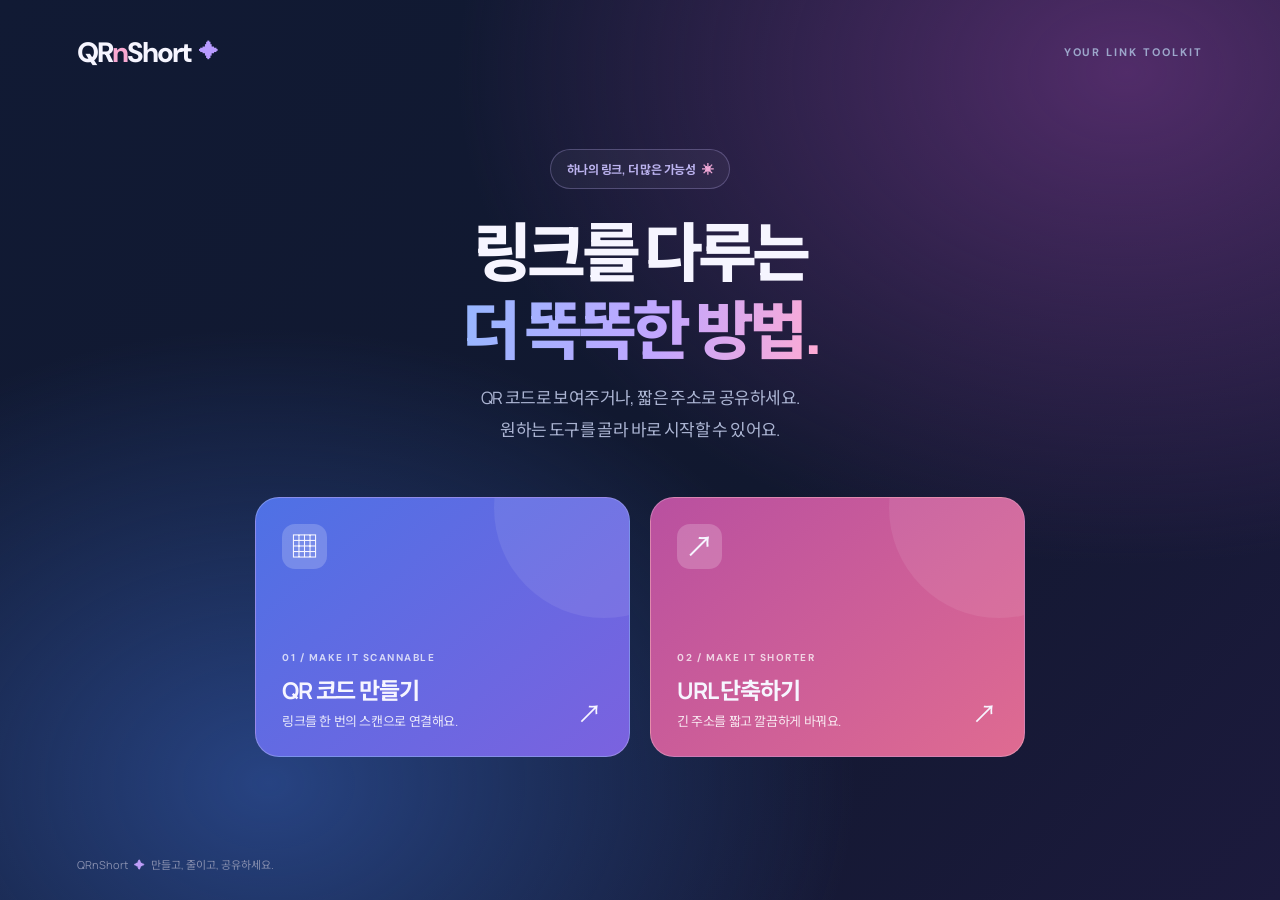
<file: index.html>
<!doctype html>
<html lang="ko">
  <head>
    <meta charset="UTF-8" />
    <meta name="viewport" content="width=device-width, initial-scale=1.0" />
    <meta name="theme-color" content="#10182f" />
    <meta name="description" content="한곳에서 QR 코드를 만들고 URL을 단축하세요." />
    <title>QRnShort — 링크를 더 간편하게</title>
    <link rel="stylesheet" href="style.css" />
  </head>
  <body>
    <div class="site-wrap">
      <header class="site-header">
        <a class="brand" href="./" aria-label="QRnShort 홈">QR<span>n</span>Short <i aria-hidden="true">✦</i></a>
        <span class="header-note">YOUR LINK TOOLKIT</span>
      </header>
      <main class="home">
        <div class="eyebrow">하나의 링크, 더 많은 가능성 <span aria-hidden="true">✳</span></div>
        <h1>링크를 다루는<br /><em>더 똑똑한 방법.</em></h1>
        <p class="lead">QR 코드로 보여주거나, 짧은 주소로 공유하세요.<br />원하는 도구를 골라 바로 시작할 수 있어요.</p>

        <div class="tool-grid" aria-label="도구 선택">
          <a class="tool-card qr-card" href="url2qr/index.html">
            <span class="tool-icon" aria-hidden="true">▦</span>
            <span class="tool-number">01 / MAKE IT SCANNABLE</span>
            <strong>QR 코드 만들기</strong>
            <span class="tool-description">링크를 한 번의 스캔으로 연결해요.</span>
            <span class="tool-arrow" aria-hidden="true">↗</span>
          </a>
          <a class="tool-card short-card" href="urlShort/index.html">
            <span class="tool-icon" aria-hidden="true">↗</span>
            <span class="tool-number">02 / MAKE IT SHORTER</span>
            <strong>URL 단축하기</strong>
            <span class="tool-description">긴 주소를 짧고 깔끔하게 바꿔요.</span>
            <span class="tool-arrow" aria-hidden="true">↗</span>
          </a>
        </div>
      </main>
      <footer>QRnShort <span aria-hidden="true">✦</span> 만들고, 줄이고, 공유하세요.</footer>
    </div>
  </body>
</html>
</file>
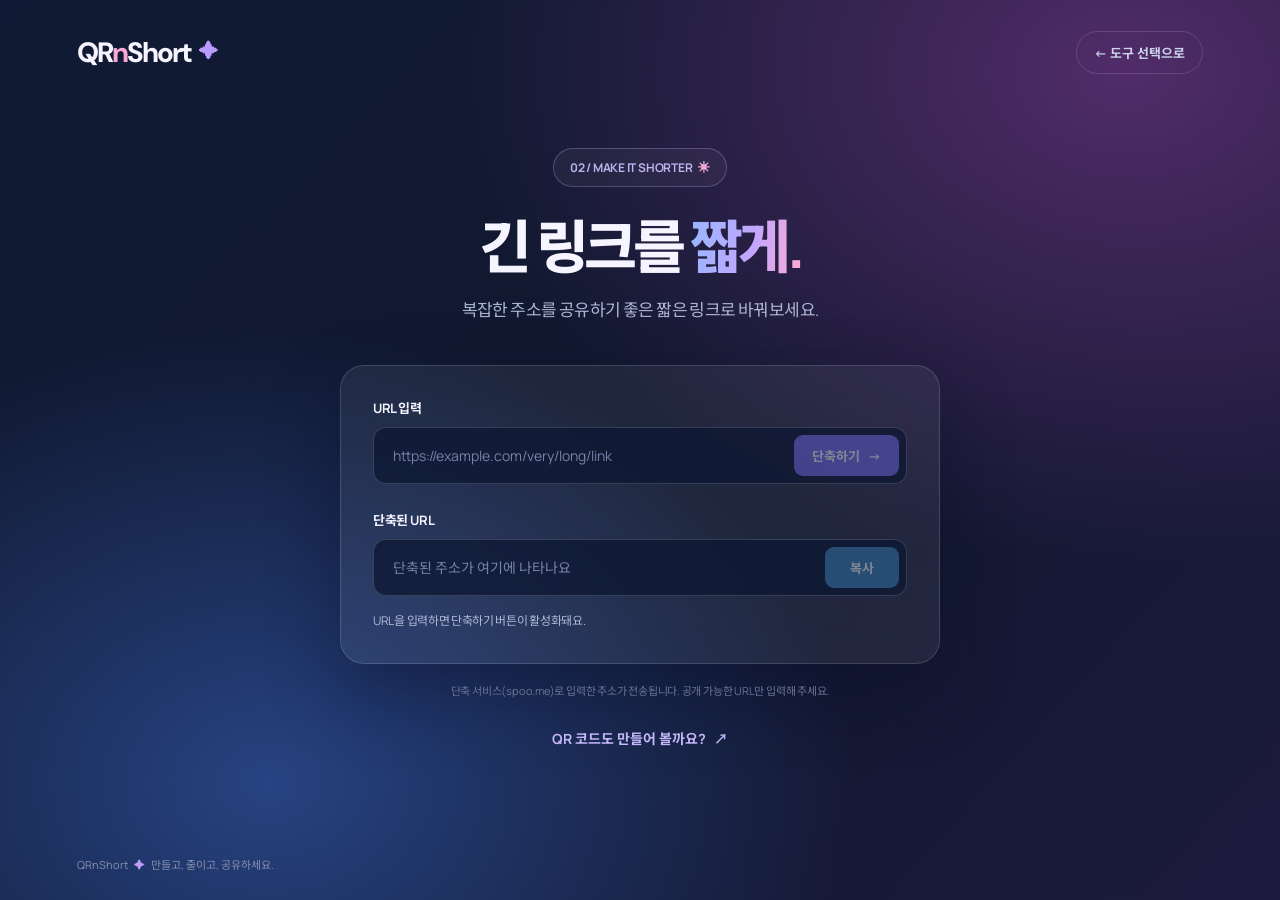
<file: urlShort/index.html>
<!doctype html>
<html lang="ko">
  <head>
    <meta charset="UTF-8" />
    <meta name="viewport" content="width=device-width, initial-scale=1.0" />
    <meta name="theme-color" content="#10182f" />
    <meta name="description" content="긴 URL을 짧은 주소로 바꾸고 복사하세요." />
    <title>URL 단축하기 — QRnShort</title>
    <link rel="stylesheet" href="../style.css" />
    <script src="script.js" defer></script>
  </head>
  <body>
    <div class="site-wrap">
      <header class="site-header">
        <a class="brand" href="../index.html" aria-label="QRnShort 홈">QR<span>n</span>Short <i aria-hidden="true">✦</i></a>
        <a class="back-link" href="../index.html">← 도구 선택으로</a>
      </header>
      <main class="shortener">
        <div class="eyebrow">02 / MAKE IT SHORTER <span aria-hidden="true">✳</span></div>
        <h1>긴 링크를 <em>짧게.</em></h1>
        <p class="lead">복잡한 주소를 공유하기 좋은 짧은 링크로 바꿔보세요.</p>

        <section class="shortener-card" aria-label="URL 단축 도구">
          <form id="short-form" novalidate>
            <label for="long-url">URL 입력</label>
            <div class="input-row">
              <input id="long-url" type="text" inputmode="url" autocomplete="url" autocapitalize="off" spellcheck="false" placeholder="https://example.com/very/long/link" aria-describedby="feedback" />
              <button id="shorten" type="submit" disabled>단축하기 <span aria-hidden="true">→</span></button>
            </div>
          </form>
          <div class="output-area">
            <label for="short-url">단축된 URL</label>
            <div class="input-row output-row">
              <input id="short-url" type="text" placeholder="단축된 주소가 여기에 나타나요" readonly />
              <button id="copy" type="button" disabled>복사</button>
            </div>
          </div>
          <p id="feedback" class="feedback" role="status" aria-live="polite">URL을 입력하면 단축하기 버튼이 활성화돼요.</p>
        </section>

        <p class="privacy-note">단축 서비스(spoo.me)로 입력한 주소가 전송됩니다. 공개 가능한 URL만 입력해 주세요.</p>
        <a class="other-tool" href="../url2qr/index.html">QR 코드도 만들어 볼까요? <span aria-hidden="true">↗</span></a>
      </main>
      <footer>QRnShort <span aria-hidden="true">✦</span> 만들고, 줄이고, 공유하세요.</footer>
    </div>
  </body>
</html>
</file>
<file: style.css>
@import url('https://fonts.googleapis.com/css2?family=DM+Sans:wght@500;600;700;800&family=Manrope:wght@400;500;600;700;800&family=Noto+Sans+KR:wght@400;500;600;700;800&display=swap');

:root { font-family: 'Manrope', 'Noto Sans KR', sans-serif; color: #f6f5ff; background: #10182f; }
* { box-sizing: border-box; }
body {
  min-width: 320px;
  min-height: 100svh;
  margin: 0;
  background: radial-gradient(ellipse at 21% 87%, #274382 0, transparent 41%),
    radial-gradient(ellipse at 88% 8%, #512c69 0, transparent 42%),
    linear-gradient(132deg, #111a34, #11182f 58%, #1c1a3d);
}
body::before { content: ''; position: fixed; inset: 0; pointer-events: none; opacity: .25; background-image: radial-gradient(#ffffff55 .7px, transparent .7px); background-size: 22px 22px; }
.site-wrap { position: relative; display: flex; flex-direction: column; min-height: 100svh; max-width: 1280px; margin: auto; padding: 0 clamp(24px, 6vw, 88px); }
.site-header { display: flex; justify-content: space-between; align-items: center; min-height: 104px; }
a { color: inherit; text-decoration: none; }
a:focus-visible, button:focus-visible, input:focus-visible { outline: 3px solid #8db2ff; outline-offset: 4px; }
.brand { font-family: 'DM Sans', sans-serif; font-size: 28px; font-weight: 800; letter-spacing: -.07em; }
.brand span { color: #f9a9d2; }
.brand i { margin-left: 4px; color: #b99bff; font-size: 19px; font-style: normal; vertical-align: 4px; }
.header-note { color: #9da7cb; font-family: 'DM Sans', sans-serif; font-size: 11px; font-weight: 700; letter-spacing: .18em; }
.back-link { padding: 11px 17px; border: 1px solid #ffffff24; border-radius: 30px; color: #cbd2ea; font-size: 13px; font-weight: 700; transition: background .2s; }
.back-link:hover { background: #ffffff16; }
main { flex: 1; }
.home, .shortener { display: flex; flex-direction: column; align-items: center; text-align: center; }
.home { justify-content: center; padding: 45px 0 75px; }
.eyebrow { padding: 10px 16px; border: 1px solid #b1a5e44f; border-radius: 40px; background: #ffffff0b; color: #bbb2ee; font-size: 12px; font-weight: 700; letter-spacing: -.02em; }
.eyebrow span { margin-left: 4px; color: #efa7d6; }
h1 { margin: 24px 0 13px; font-size: clamp(42px, 5vw, 72px); font-weight: 800; letter-spacing: -.075em; line-height: 1.22; }
h1 em { font-style: normal; background: linear-gradient(100deg, #96b7ff, #c1a6ff 55%, #ffabd4); background-clip: text; -webkit-text-fill-color: transparent; }
.lead { margin: 0; color: #abb4d2; font-size: clamp(14px, 1.6vw, 17px); line-height: 1.85; letter-spacing: -.035em; }
.tool-grid { display: grid; grid-template-columns: repeat(2, minmax(0, 1fr)); gap: 20px; width: min(100%, 770px); margin-top: 52px; text-align: left; }
.tool-card { position: relative; display: flex; flex-direction: column; min-height: 260px; padding: 26px; overflow: hidden; border: 1px solid #ffffff3d; border-radius: 24px; transition: transform .25s, box-shadow .25s, border-color .25s; }
.tool-card:hover { transform: translateY(-7px); border-color: #ffffffa0; box-shadow: 0 24px 50px #070e2799; }
.qr-card { background: linear-gradient(140deg, #4e71e5, #7b62df); }
.short-card { background: linear-gradient(140deg, #b950a0, #df6b91); }
.tool-card::after { content: ''; position: absolute; width: 220px; height: 220px; right: -85px; top: -100px; border-radius: 50%; background: #ffffff14; }
.tool-icon { display: grid; place-items: center; width: 45px; height: 45px; border-radius: 13px; background: #ffffff32; font-size: 29px; line-height: 1; }
.tool-number { margin-top: auto; padding-top: 36px; color: #ffffffbb; font-family: 'DM Sans', sans-serif; font-size: 10px; font-weight: 700; letter-spacing: .15em; }
.tool-card strong { margin-top: 8px; font-size: 23px; letter-spacing: -.05em; }
.tool-description { margin-top: 5px; color: #ffffffd7; font-size: 13px; letter-spacing: -.03em; }
.tool-arrow { position: absolute; right: 27px; bottom: 25px; font-size: 25px; }
footer { padding: 24px 0 28px; color: #868eae; font-size: 11px; }
footer span { color: #bd9df8; padding: 0 4px; }

.shortener { justify-content: center; padding: 40px 0 80px; }
.shortener h1 { font-size: clamp(43px, 4.5vw, 62px); }
.shortener-card { width: min(100%, 600px); margin-top: 40px; padding: 32px; border: 1px solid #ffffff24; border-radius: 24px; background: #ffffff10; box-shadow: 0 30px 70px #070d2766; text-align: left; backdrop-filter: blur(18px); }
.shortener-card label { display: block; margin-bottom: 10px; font-size: 13px; font-weight: 700; letter-spacing: -.03em; }
.input-row { display: flex; gap: 9px; padding: 7px; border: 1px solid #ffffff28; border-radius: 13px; background: #0d1732bc; }
.input-row:focus-within { border-color: #ab9ef4; }
.input-row input { flex: 1; min-width: 0; padding: 10px 12px; border: 0; outline: 0; background: transparent; color: #fff; font: inherit; font-size: 14px; }
.input-row input:focus-visible { outline: none; }
.input-row input::placeholder { color: #7783a8; }
.input-row button { flex: none; min-width: 105px; padding: 11px 16px; border: 0; border-radius: 9px; background: #7d73ed; color: #fff; cursor: pointer; font: inherit; font-size: 13px; font-weight: 700; transition: background .2s, transform .2s; }
.input-row button:hover:not(:disabled) { background: #9a8fff; transform: translateY(-2px); }
.input-row button:disabled { opacity: .47; cursor: not-allowed; }
.input-row button span { margin-left: 5px; }
.output-area { margin-top: 26px; }
.output-row button { min-width: 74px; background: #4589bd; }
.output-row button:hover:not(:disabled) { background: #60a4d7; }
.feedback { min-height: 20px; margin: 15px 0 0; color: #adb9d7; font-size: 12px; letter-spacing: -.025em; }
.feedback.error { color: #ffabbc; }
.privacy-note { margin: 18px 0 0; color: #8590b2; font-size: 11px; letter-spacing: -.02em; }
.other-tool { margin-top: 30px; color: #cbbdff; font-size: 14px; font-weight: 700; }
.other-tool:hover { text-decoration: underline; }
.other-tool span { margin-left: 5px; }

@media (max-width: 600px) {
  .site-header { min-height: 82px; }
  .brand { font-size: 24px; }
  .header-note { display: none; }
  h1 { font-size: clamp(40px, 9vw, 52px); }
  .home { padding: 45px 0 65px; }
  .tool-grid { grid-template-columns: 1fr; margin-top: 34px; gap: 14px; }
  .tool-card { min-height: 190px; }
  .tool-number { padding-top: 16px; }
  .shortener { padding: 42px 0 65px; }
  .shortener-card { margin-top: 32px; padding: 20px; }
  .input-row input { font-size: 13px; padding: 9px 6px; }
  .input-row button { min-width: 87px; padding: 10px 9px; font-size: 12px; }
  .privacy-note { line-height: 1.6; }
}

@media (prefers-reduced-motion: reduce) { *, *::before, *::after { transition-duration: .01ms !important; } }
</file>
